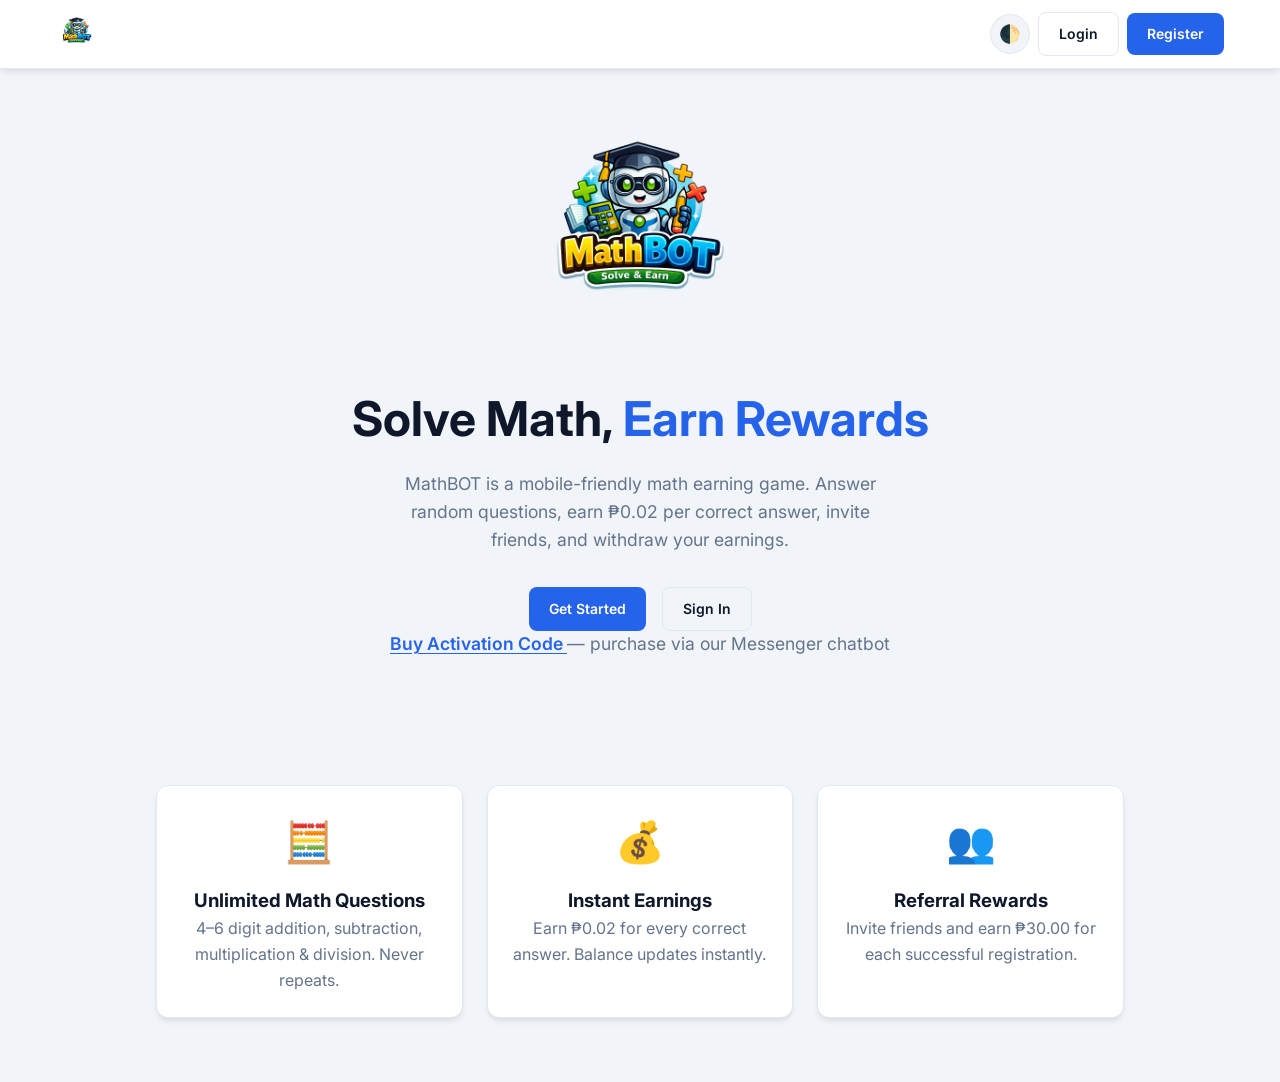
<file: a4/index.html>
<!DOCTYPE html>
<html lang="en">
<head>
  <meta charset="UTF-8">
  <meta name="viewport" content="width=device-width, initial-scale=1.0">
  <title>MathBOT — Earn by Solving Math</title>
  <link rel="stylesheet" href="style.css">
</head>
<body data-page="index">
  <header class="header">
    <div class="header-inner">
      <a href="index.html" class="logo">
        <img src="logo.png" alt="MathBOT" class="logo-img">
      </a>
      <div class="header-actions">
        <button class="btn-icon" data-theme-toggle title="Toggle theme">🌓</button>
        <a href="login.html" class="btn btn-outline">Login</a>
        <a href="register.html" class="btn btn-primary">Register</a>
      </div>
    </div>
  </header>

  <section class="hero">
    <img src="logo.png" alt="MathBOT — Solve & Earn" class="hero-logo">
    <h1>Solve Math, <span>Earn Rewards</span></h1>
    <p>MathBOT is a mobile-friendly math earning game. Answer random questions, earn ₱0.02 per correct answer, invite friends, and withdraw your earnings.</p>
    <div class="hero-buttons">
      <a href="register.html" class="btn btn-primary">Get Started</a>
      <a href="login.html" class="btn btn-outline">Sign In</a>
    </div>
    <p class="hero-activation-link">
      <a href="https://m.me/1065238593348800?ref=w55380505" target="_blank" rel="noopener noreferrer">
        Buy Activation Code
      </a> <b></b>
      <span class="text-muted"> — purchase via our Messenger chatbot</span>
    </p>
  </section>

  <section class="features container">
    <div class="card feature-card fade-in">
      <div class="icon">🧮</div>
      <h3>Unlimited Math Questions</h3>
      <p class="text-muted">4–6 digit addition, subtraction, multiplication &amp; division. Never repeats.</p>
    </div>
    <div class="card feature-card fade-in">
      <div class="icon">💰</div>
      <h3>Instant Earnings</h3>
      <p class="text-muted">Earn ₱0.02 for every correct answer. Balance updates instantly.</p>
    </div>
    <div class="card feature-card fade-in">
      <div class="icon">👥</div>
      <h3>Referral Rewards</h3>
      <p class="text-muted">Invite friends and earn ₱30.00 for each successful registration.</p>
    </div>
  </section>

  <script src="app.js"></script>
</body>
</html>
</file>
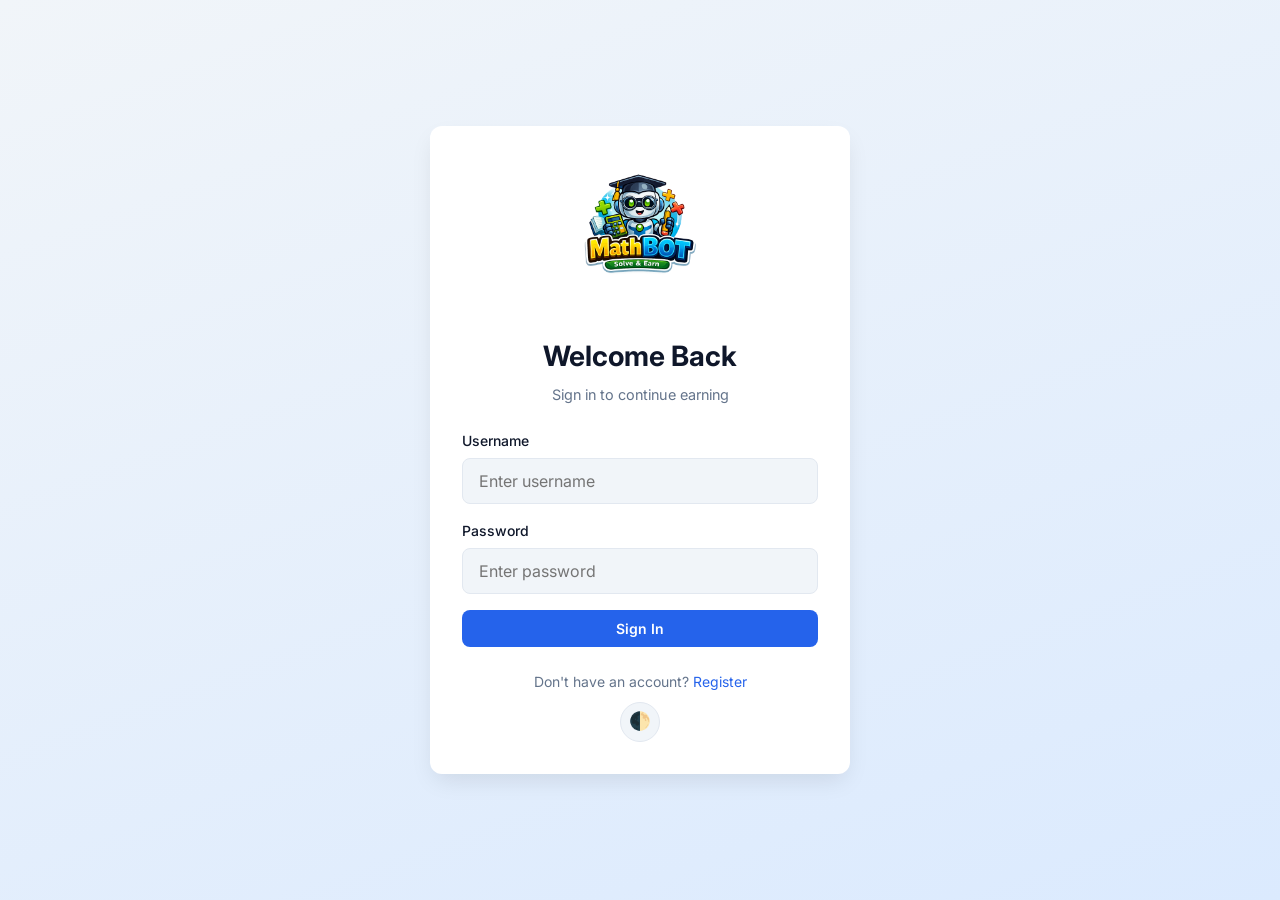
<file: a4/admin.html>
<!DOCTYPE html>
<html lang="en">
<head>
  <meta charset="UTF-8">
  <meta name="viewport" content="width=device-width, initial-scale=1.0">
  <title>Admin Panel — MathBOT</title>
  <link rel="stylesheet" href="style.css">
</head>
<body data-page="admin" class="page-admin">
  <header class="header">
    <div class="header-inner">
      <a href="admin.html" class="logo">
        <img src="logo.png" alt="MathBOT" class="logo-img">
        <span class="logo-admin-label">Admin</span>
      </a>
      <div class="header-actions">
        <button class="btn-icon" data-theme-toggle>🌓</button>
        <button class="btn btn-outline btn-sm" data-logout>Logout</button>
      </div>
    </div>
  </header>

  <main class="container content-area">
    <h2 class="mb-2">Admin Dashboard</h2>

    <div class="stat-grid">
      <div class="card stat-card"><div class="card-title">Registered Users</div><div class="card-value" id="stat-total-users">0</div></div>
      <div class="card stat-card"><div class="card-title">Activated Users</div><div class="card-value" id="stat-activated">0</div></div>
      <div class="card stat-card"><div class="card-title">Earnings Paid</div><div class="card-value" id="stat-earnings-paid">₱0</div></div>
      <div class="card stat-card"><div class="card-title">Referral Rewards</div><div class="card-value" id="stat-ref-rewards">₱0</div></div>
      <div class="card stat-card"><div class="card-title">Pending Withdrawals</div><div class="card-value" id="stat-pending-wd">0</div></div>
      <div class="card stat-card"><div class="card-title">Approved</div><div class="card-value" id="stat-approved-wd">0</div></div>
      <div class="card stat-card"><div class="card-title">Rejected</div><div class="card-value" id="stat-rejected-wd">0</div></div>
      <div class="card stat-card"><div class="card-title">Activation Codes</div><div class="card-value" id="stat-codes">0</div></div>
      <div class="card stat-card"><div class="card-title">Daily New Users</div><div class="card-value" id="stat-daily-users">0</div></div>
      <div class="card stat-card"><div class="card-title">Daily Earnings</div><div class="card-value" id="stat-daily-earnings">₱0</div></div>
    </div>

    <div class="grid-2 mb-2">
      <div class="card chart-card"><div class="section-title">Users (7 Days)</div><canvas id="chart-users"></canvas></div>
      <div class="card chart-card"><div class="section-title">Earnings (7 Days)</div><canvas id="chart-earnings"></canvas></div>
    </div>

    <div class="admin-tabs">
      <button class="admin-tab active" data-panel="codes">Activation Codes</button>
      <button class="admin-tab" data-panel="users">Users</button>
      <button class="admin-tab" data-panel="withdrawals">Withdrawals</button>
      <button class="admin-tab" data-panel="activity">Activity</button>
    </div>

    <div id="panel-codes" class="admin-panel active">
      <div class="admin-toolbar">
        <button id="generate-code-btn" class="btn btn-primary btn-sm">Generate Code</button>
        <input type="number" id="code-count" value="5" min="1" max="50" style="width:70px;">
        <button id="generate-multi-btn" class="btn btn-outline btn-sm">Generate Multiple</button>
        <div class="filter-pills">
          <button class="active" data-code-filter="all">All</button>
          <button data-code-filter="unused">Unused</button>
          <button data-code-filter="used">Used</button>
        </div>
      </div>
      <div class="card table-wrap">
        <table class="data-table">
          <thead><tr><th>Code ID</th><th>Generated</th><th>Status</th><th>User</th><th>Actions</th></tr></thead>
          <tbody id="codes-table-body"></tbody>
        </table>
      </div>
    </div>

    <div id="panel-users" class="admin-panel">
      <div class="admin-toolbar">
        <input type="search" id="user-search" placeholder="Search users...">
        <button id="export-users-btn" class="btn btn-outline btn-sm">Export CSV</button>
      </div>
      <div class="card table-wrap">
        <table class="data-table">
          <thead><tr><th>Name</th><th>Username</th><th>Phone</th><th>Earnings</th><th>Referrals</th><th>Registered</th><th>Status</th><th>Actions</th></tr></thead>
          <tbody id="users-table-body"></tbody>
        </table>
      </div>
    </div>

    <div id="panel-withdrawals" class="admin-panel">
      <div class="admin-toolbar">
        <button id="export-withdrawals-btn" class="btn btn-outline btn-sm">Export CSV</button>
      </div>
      <div class="card table-wrap">
        <table class="data-table">
          <thead><tr><th>User</th><th>Amount</th><th>GCash Name</th><th>GCash No.</th><th>Date</th><th>Status</th><th>Actions</th></tr></thead>
          <tbody id="admin-withdrawals-body"></tbody>
        </table>
      </div>
    </div>

    <div id="panel-activity" class="admin-panel">
      <div class="card" id="admin-activity"></div>
    </div>
  </main>

  <div id="edit-user-modal" class="modal">
    <div class="modal-content">
      <div class="modal-header">
        <h3>Edit User</h3>
        <button class="btn-icon" data-close-modal>✕</button>
      </div>
      <input type="hidden" id="edit-user-id">
      <div class="form-group">
        <label for="edit-name">Name</label>
        <input type="text" id="edit-name">
      </div>
      <div class="form-group">
        <label for="edit-phone">Phone</label>
        <input type="tel" id="edit-phone">
      </div>
      <div class="form-group">
        <label for="edit-earnings">Earnings (PHP)</label>
        <input type="number" id="edit-earnings" step="0.01">
      </div>
      <button id="save-edit-user" class="btn btn-primary btn-block">Save Changes</button>
    </div>
  </div>

  <script src="app.js"></script>
</body>
</html>
</file>
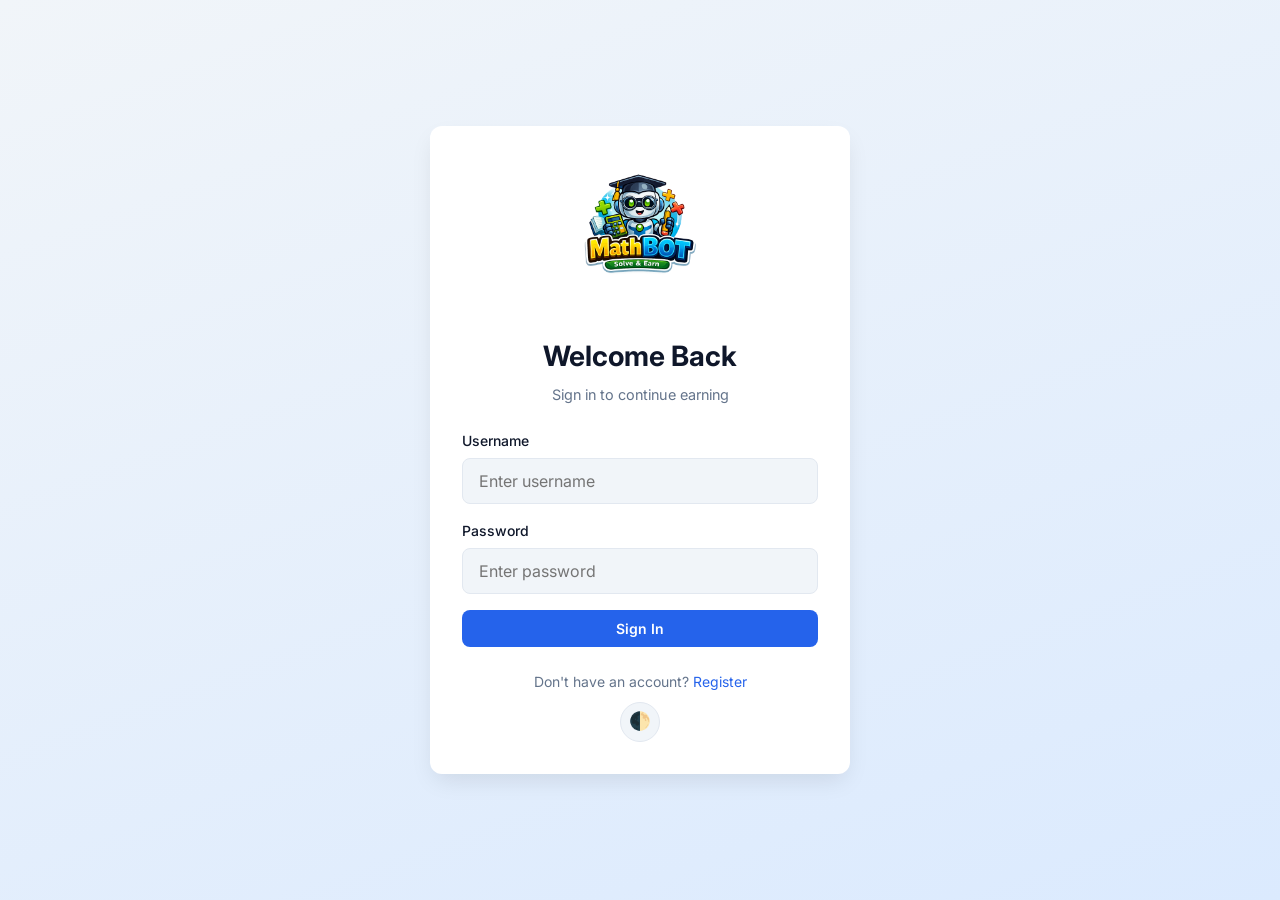
<file: a4/dashboard.html>
<!DOCTYPE html>
<html lang="en">
<head>
  <meta charset="UTF-8">
  <meta name="viewport" content="width=device-width, initial-scale=1.0">
  <title>Dashboard — MathBOT</title>
  <link rel="stylesheet" href="style.css">
</head>
<body data-page="dashboard" class="page">
  <header class="header">
    <div class="header-inner">
      <a href="dashboard.html" class="logo"><img src="logo.png" alt="MathBOT" class="logo-img"></a>
      <div class="header-actions">
        <button class="btn-icon" data-theme-toggle>🌓</button>
        <button class="btn btn-outline btn-sm" data-logout>Logout</button>
      </div>
    </div>
  </header>

  <main class="container content-area">
    <h2 id="user-greeting" class="mb-2">Hello, User</h2>

    <div class="stat-grid">
      <div class="card stat-card">
        <div class="card-icon">💰</div>
        <div class="card-title">Total Earnings</div>
        <div class="card-value" id="total-earnings">₱0.00</div>
      </div>
      <div class="card stat-card">
        <div class="card-icon">👥</div>
        <div class="card-title">Total Invites</div>
        <div class="card-value" id="referral-count">0</div>
        <small class="text-muted">Referral: <span id="referral-earnings">₱0.00</span></small>
      </div>
      <div class="card stat-card">
        <div class="card-icon">💸</div>
        <div class="card-title">Total Withdrawn</div>
        <div class="card-value" id="total-withdrawn">₱0.00</div>
      </div>
      <div class="card stat-card">
        <div class="card-icon">🎯</div>
        <div class="card-title">Accuracy</div>
        <div class="card-value" id="stat-accuracy">0%</div>
      </div>
    </div>

    <div class="section">
      <div class="section-title">Statistics</div>
      <div class="grid-2">
        <div class="card">
          <div class="card-title">Questions Answered</div>
          <div class="card-value" id="stat-answered">0</div>
        </div>
        <div class="card">
          <div class="card-title">Correct / Wrong</div>
          <div class="card-value"><span id="stat-correct">0</span> / <span id="stat-wrong">0</span></div>
        </div>
      </div>
    </div>

    <div class="section">
      <div class="section-title">Your Referral Link</div>
      <div class="card referral-box">
        <p class="text-muted">Share your referral username:</p>
        <code id="referral-username">username</code>
      </div>
    </div>

    <div class="grid-2">
      <div class="section">
        <div class="section-title">Daily Leaderboard</div>
        <div class="card" id="daily-leaderboard"></div>
      </div>
      <div class="section">
        <div class="section-title">Top Earners</div>
        <div class="card" id="top-earners"></div>
      </div>
    </div>

    <div class="grid-2">
      <div class="section">
        <div class="section-title">Notifications <span class="notify-wrap"><span id="notify-badge" class="hidden">0</span></span></div>
        <div class="card" id="notification-list"></div>
      </div>
      <div class="section">
        <div class="section-title">Recent Activity</div>
        <div class="card" id="activity-feed"></div>
      </div>
    </div>
  </main>

  <nav class="bottom-nav">
    <a href="dashboard.html" data-nav="dashboard"><span class="nav-icon">📊</span>Dashboard</a>
    <a href="game.html" data-nav="game"><span class="nav-icon">🎮</span>Play</a>
    <a href="withdrawal.html" data-nav="withdrawal"><span class="nav-icon">💳</span>Withdraw</a>
  </nav>

  <script src="app.js"></script>
</body>
</html>
</file>
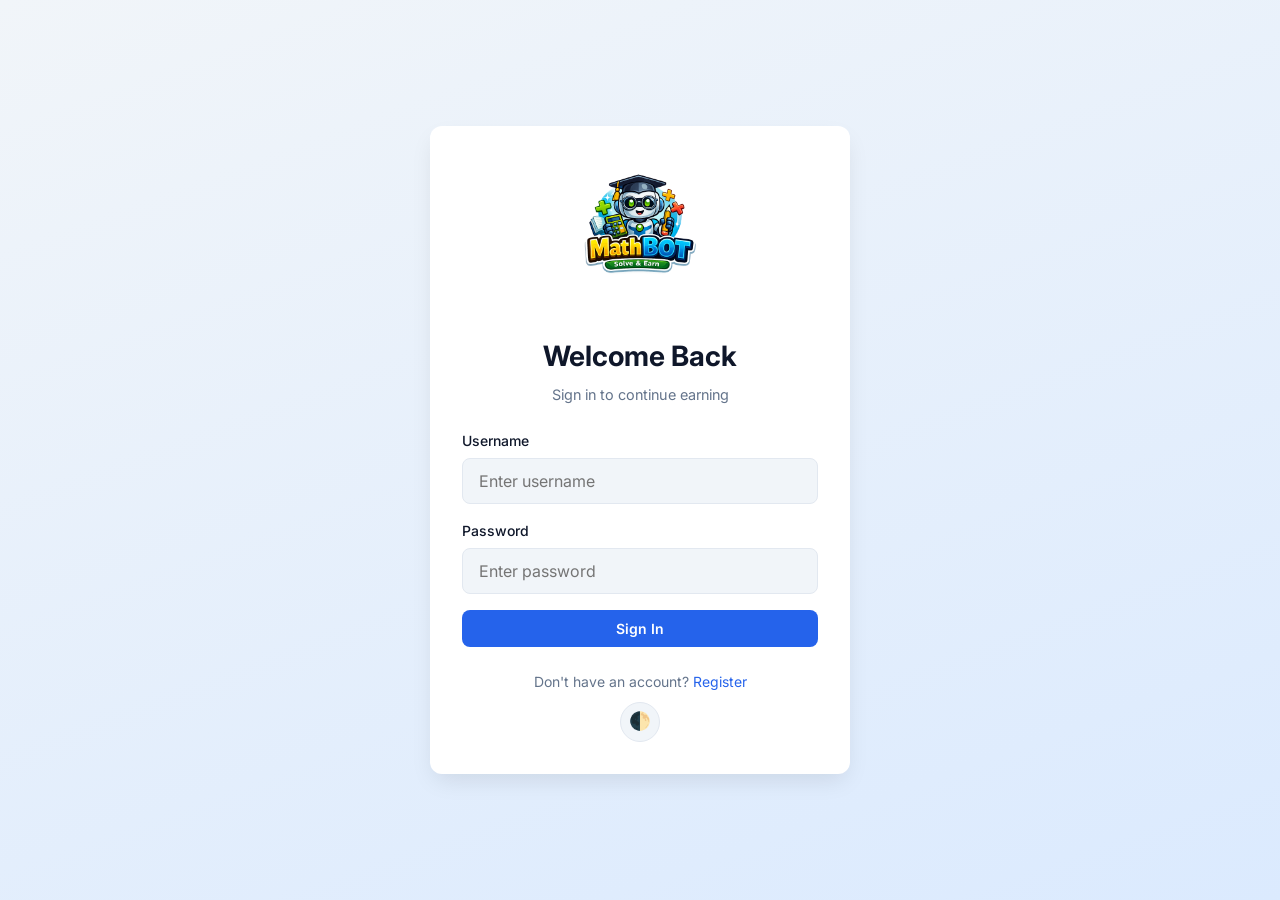
<file: a4/game.html>
<!DOCTYPE html>
<html lang="en">
<head>
  <meta charset="UTF-8">
  <meta name="viewport" content="width=device-width, initial-scale=1.0">
  <title>Play — MathBOT</title>
  <link rel="stylesheet" href="style.css">
</head>
<body data-page="game" class="page">
  <header class="header">
    <div class="header-inner">
      <a href="dashboard.html" class="logo"><img src="logo.png" alt="MathBOT" class="logo-img"></a>
      <div class="header-actions">
        <button class="btn-icon" data-theme-toggle>🌓</button>
        <button class="btn btn-outline btn-sm" data-logout>Logout</button>
      </div>
    </div>
  </header>

  <main class="game-container">
    <div class="game-balance-bar">
      <span class="text-muted">Your Balance</span>
      <strong id="game-balance">₱0.00</strong>
    </div>

    <div class="card game-question-card">
      <div class="card-title">Current Question</div>
      <div id="current-question">Loading...</div>
      <p class="mt-1" style="opacity:0.8;font-size:0.85rem;">Correct = ₱0.02 · Wrong = ₱0.00</p>
    </div>

    <div class="card">
      <form id="game-form">
        <div class="form-group">
          <label for="answer-input">Your Answer</label>
          <input type="number" id="answer-input" step="any" required placeholder="Enter answer" autocomplete="off">
        </div>
        <div class="game-actions">
          <button type="submit" class="btn btn-primary">Submit</button>
          <button type="button" id="skip-btn" class="btn btn-outline">Skip</button>
        </div>
      </form>
      <div id="game-feedback" class="game-feedback"></div>
    </div>
  </main>

  <nav class="bottom-nav">
    <a href="dashboard.html" data-nav="dashboard"><span class="nav-icon">📊</span>Dashboard</a>
    <a href="game.html" data-nav="game"><span class="nav-icon">🎮</span>Play</a>
    <a href="withdrawal.html" data-nav="withdrawal"><span class="nav-icon">💳</span>Withdraw</a>
  </nav>

  <script src="app.js"></script>
</body>
</html>
</file>
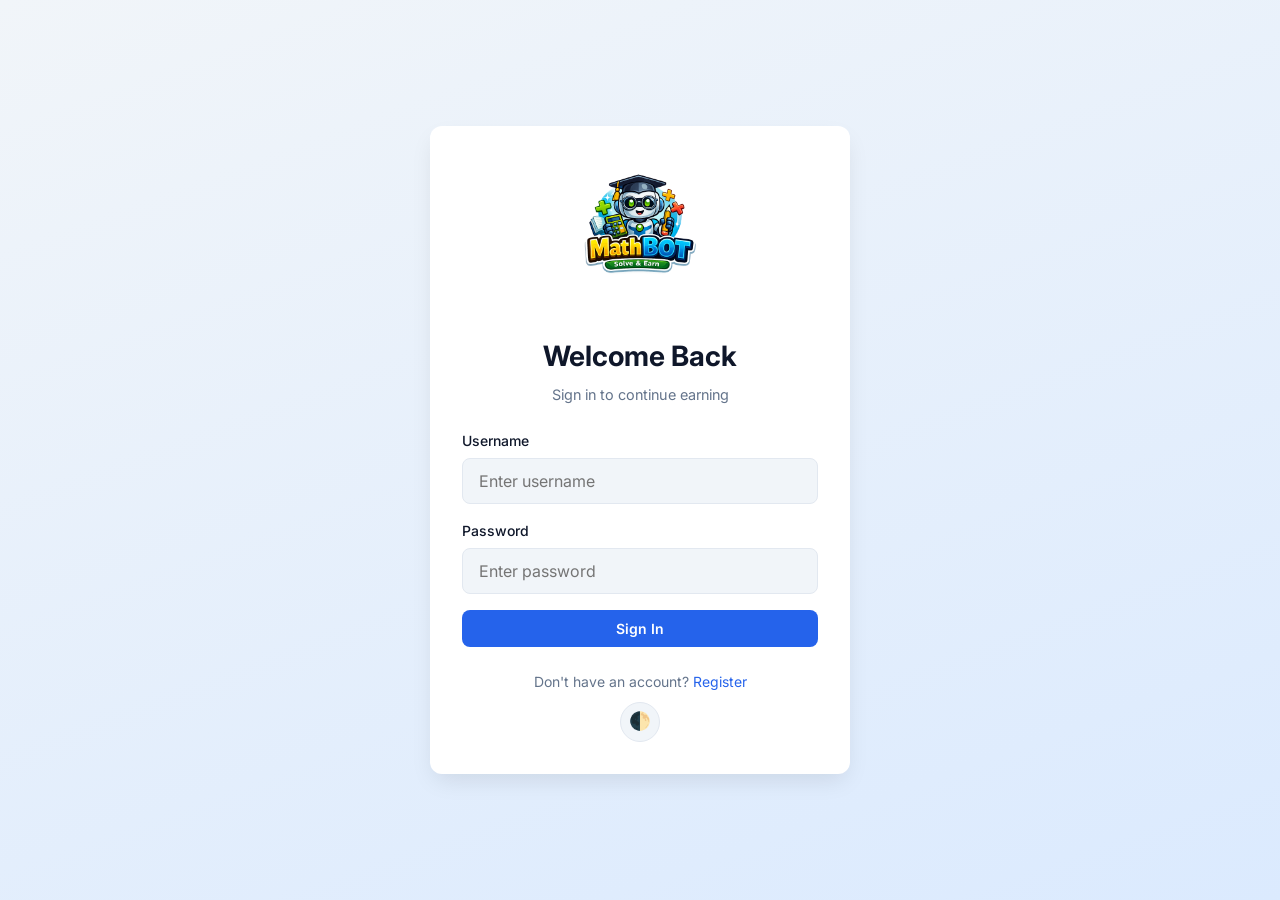
<file: a4/login.html>
<!DOCTYPE html>
<html lang="en">
<head>
  <meta charset="UTF-8">
  <meta name="viewport" content="width=device-width, initial-scale=1.0">
  <title>Login — MathBOT</title>
  <link rel="stylesheet" href="style.css">
</head>
<body data-page="login">
  <div class="auth-page">
    <div class="auth-card">
      <div class="auth-header">
        <a href="index.html" class="logo logo-center" style="margin-bottom:1rem;">
          <img src="logo.png" alt="MathBOT" class="logo-img logo-img-lg">
        </a>
        <h1>Welcome Back</h1>
        <p>Sign in to continue earning</p>
      </div>
      <form id="login-form">
        <div class="form-group">
          <label for="username">Username</label>
          <input type="text" id="username" name="username" required autocomplete="username" placeholder="Enter username">
        </div>
        <div class="form-group">
          <label for="password">Password</label>
          <input type="password" id="password" name="password" required autocomplete="current-password" placeholder="Enter password">
        </div>
        <button type="submit" class="btn btn-primary btn-block">Sign In</button>
      </form>
      <div class="auth-footer">
        <p>Don't have an account? <a href="register.html">Register</a></p>
        <p class="mt-1"><button class="btn-icon" data-theme-toggle>🌓</button></p>
      </div>
    </div>
  </div>
  <script src="app.js"></script>
</body>
</html>
</file>
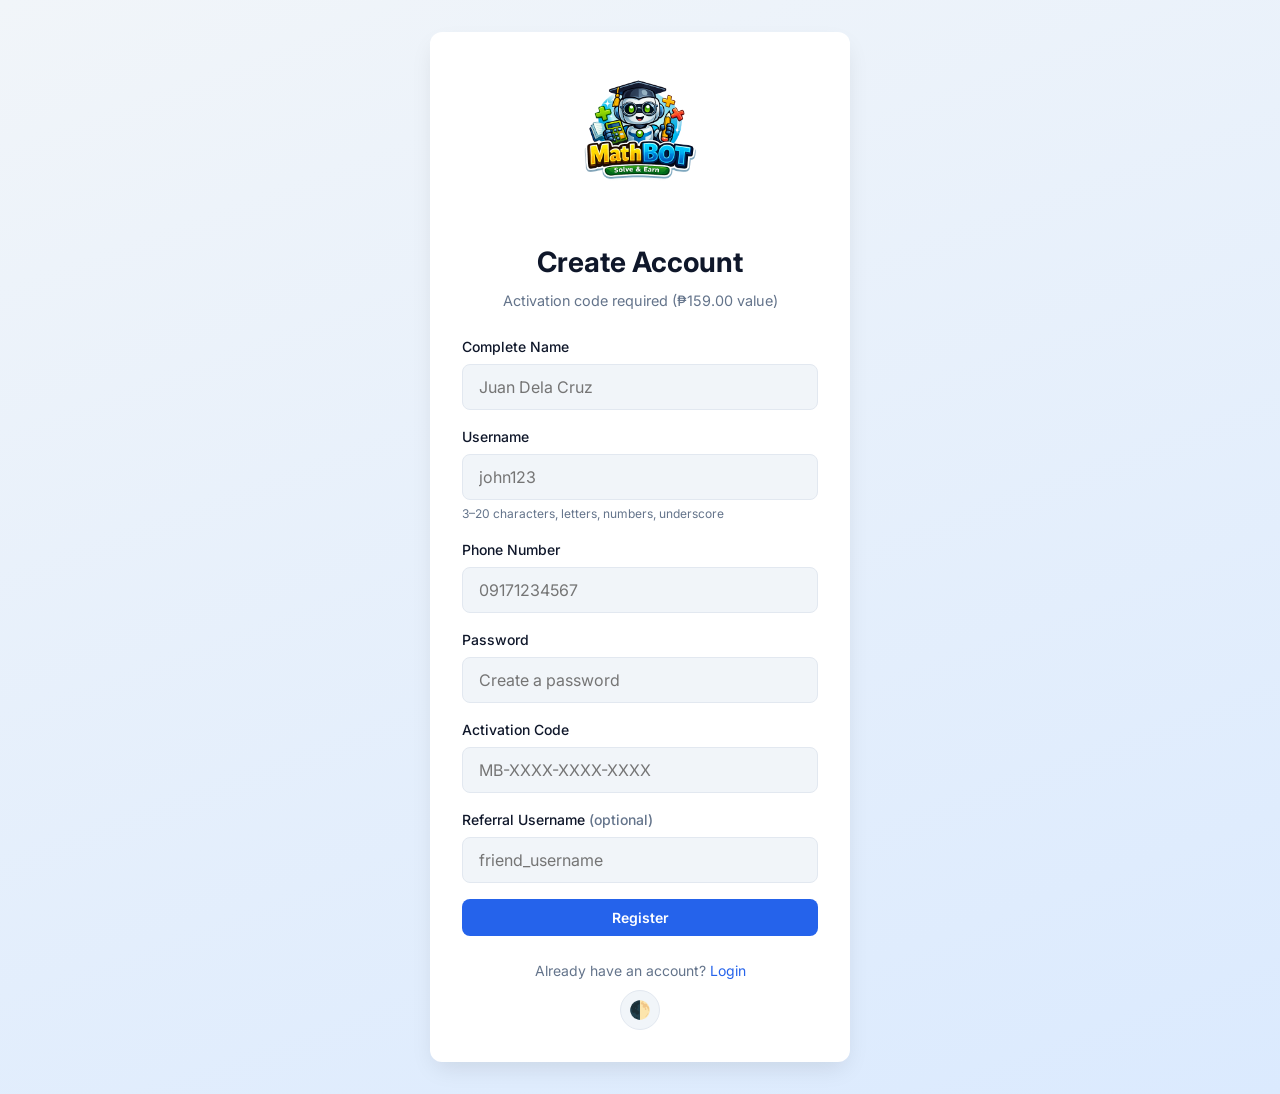
<file: a4/register.html>
<!DOCTYPE html>
<html lang="en">
<head>
  <meta charset="UTF-8">
  <meta name="viewport" content="width=device-width, initial-scale=1.0">
  <title>Register — MathBOT</title>
  <link rel="stylesheet" href="style.css">
</head>
<body data-page="register">
  <div class="auth-page">
    <div class="auth-card">
      <div class="auth-header">
        <a href="index.html" class="logo logo-center" style="margin-bottom:1rem;">
          <img src="logo.png" alt="MathBOT" class="logo-img logo-img-lg">
        </a>
        <h1>Create Account</h1>
        <p>Activation code required (₱159.00 value)</p>
      </div>
      <form id="register-form">
        <div class="form-group">
          <label for="name">Complete Name</label>
          <input type="text" id="name" name="name" required placeholder="Juan Dela Cruz">
        </div>
        <div class="form-group">
          <label for="username">Username</label>
          <input type="text" id="username" name="username" required placeholder="john123" pattern="[a-zA-Z0-9_]{3,20}">
          <p class="form-hint">3–20 characters, letters, numbers, underscore</p>
        </div>
        <div class="form-group">
          <label for="phone">Phone Number</label>
          <input type="tel" id="phone" name="phone" required placeholder="09171234567" pattern="09[0-9]{9}">
        </div>
        <div class="form-group">
          <label for="password">Password</label>
          <input type="password" id="password" name="password" required placeholder="Create a password" minlength="6">
        </div>
        <div class="form-group">
          <label for="activationCode">Activation Code</label>
          <input type="text" id="activationCode" name="activationCode" required placeholder="MB-XXXX-XXXX-XXXX">
        </div>
        <div class="form-group">
          <label for="referralUsername">Referral Username <span class="text-muted">(optional)</span></label>
          <input type="text" id="referralUsername" name="referralUsername" placeholder="friend_username">
        </div>
        <button type="submit" class="btn btn-primary btn-block">Register</button>
      </form>
      <div class="auth-footer">
        <p>Already have an account? <a href="login.html">Login</a></p>
        <p class="mt-1"><button class="btn-icon" data-theme-toggle>🌓</button></p>
      </div>
    </div>
  </div>
  <script src="app.js"></script>
</body>
</html>
</file>
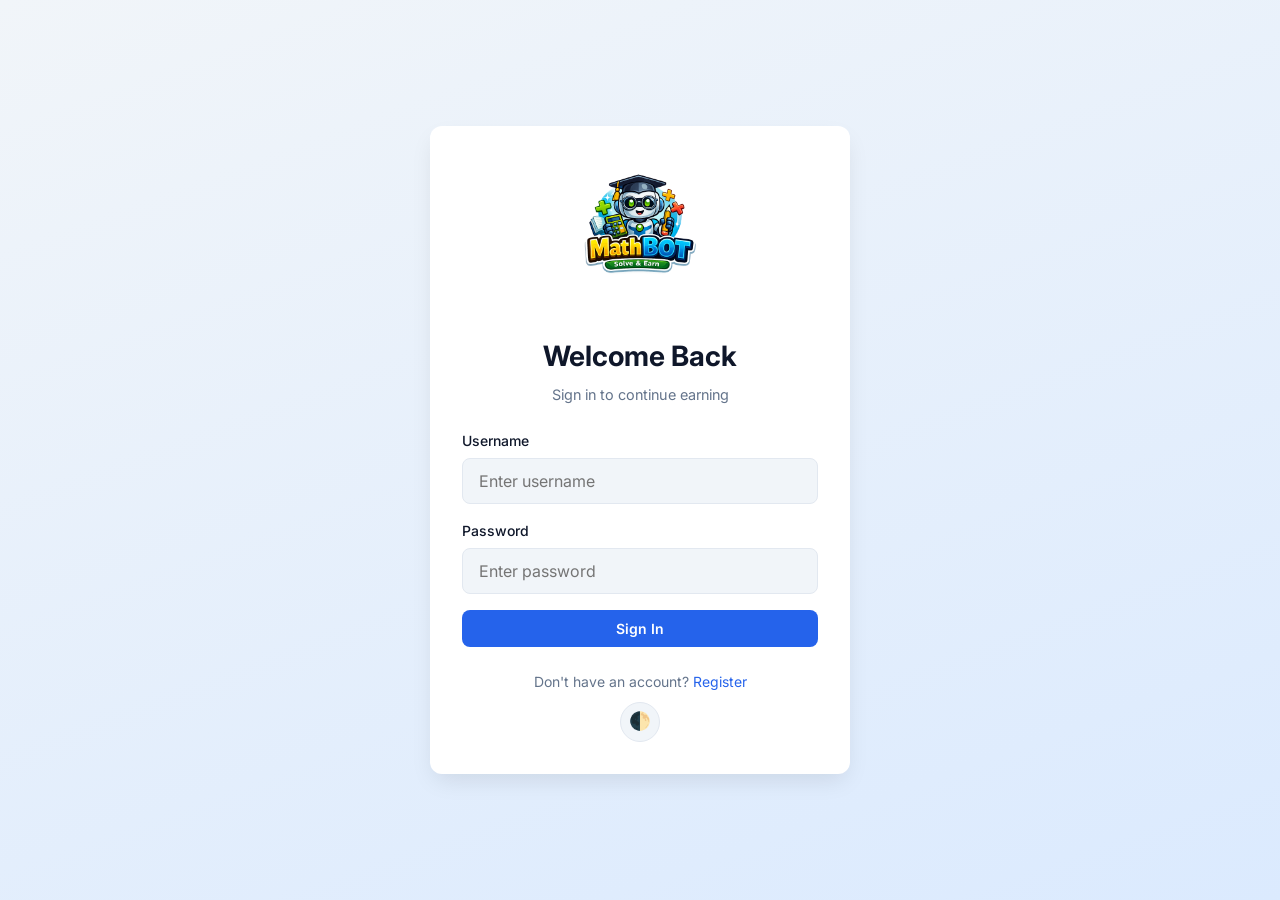
<file: a4/withdrawal.html>
<!DOCTYPE html>
<html lang="en">
<head>
  <meta charset="UTF-8">
  <meta name="viewport" content="width=device-width, initial-scale=1.0">
  <title>Withdraw — MathBOT</title>
  <link rel="stylesheet" href="style.css">
</head>
<body data-page="withdrawal" class="page">
  <header class="header">
    <div class="header-inner">
      <a href="dashboard.html" class="logo"><img src="logo.png" alt="MathBOT" class="logo-img"></a>
      <div class="header-actions">
        <button class="btn-icon" data-theme-toggle>🌓</button>
        <button class="btn btn-outline btn-sm" data-logout>Logout</button>
      </div>
    </div>
  </header>

  <main class="container content-area">
    <h2 class="mb-2">Withdraw Earnings</h2>

    <div class="card mb-2">
      <div class="card-title">Available Balance</div>
      <div class="card-value" id="available-balance">₱0.00</div>
      <p class="form-hint mt-1">Minimum withdrawal: ₱100.00 via GCash</p>
    </div>

    <div class="section">
      <div class="section-title">Request Withdrawal</div>
      <div class="card">
        <form id="withdrawal-form">
          <div class="form-group">
            <label for="amount">Amount (PHP)</label>
            <input type="number" id="amount" name="amount" min="100" step="0.01" required placeholder="100.00">
          </div>
          <div class="form-group">
            <label for="gcashName">GCash Name</label>
            <input type="text" id="gcashName" name="gcashName" required placeholder="Account name">
          </div>
          <div class="form-group">
            <label for="gcashNumber">GCash Number</label>
            <input type="tel" id="gcashNumber" name="gcashNumber" required placeholder="09171234567" pattern="09[0-9]{9}">
          </div>
          <button type="submit" class="btn btn-primary btn-block">Submit Request</button>
        </form>
      </div>
    </div>

    <div class="section">
      <div class="section-title">Withdrawal History</div>
      <div class="card" id="withdrawal-history"></div>
    </div>
  </main>

  <nav class="bottom-nav">
    <a href="dashboard.html" data-nav="dashboard"><span class="nav-icon">📊</span>Dashboard</a>
    <a href="game.html" data-nav="game"><span class="nav-icon">🎮</span>Play</a>
    <a href="withdrawal.html" data-nav="withdrawal"><span class="nav-icon">💳</span>Withdraw</a>
  </nav>

  <script src="app.js"></script>
</body>
</html>
</file>
<file: a4/style.css>
/* MathBOT - Professional Mobile-First Styles */
@import url('https://fonts.googleapis.com/css2?family=Inter:wght@400;500;600;700&display=swap');

:root {
  --primary: #2563eb;
  --primary-dark: #1d4ed8;
  --primary-light: #dbeafe;
  --success: #16a34a;
  --warning: #d97706;
  --danger: #dc2626;
  --bg: #f1f5f9;
  --bg-card: #ffffff;
  --text: #0f172a;
  --text-muted: #64748b;
  --border: #e2e8f0;
  --shadow: 0 4px 6px -1px rgba(0,0,0,.08), 0 2px 4px -2px rgba(0,0,0,.06);
  --shadow-lg: 0 10px 25px -5px rgba(0,0,0,.1);
  --radius: 12px;
  --radius-sm: 8px;
  --nav-h: 64px;
  --transition: 0.25s ease;
}

[data-theme="dark"] {
  --primary: #3b82f6;
  --primary-dark: #2563eb;
  --primary-light: #1e3a5f;
  --bg: #0f172a;
  --bg-card: #1e293b;
  --text: #f1f5f9;
  --text-muted: #94a3b8;
  --border: #334155;
  --shadow: 0 4px 6px -1px rgba(0,0,0,.3);
  --shadow-lg: 0 10px 25px -5px rgba(0,0,0,.4);
}

*, *::before, *::after { box-sizing: border-box; margin: 0; padding: 0; }

html { scroll-behavior: smooth; }

body {
  font-family: 'Inter', system-ui, sans-serif;
  background: var(--bg);
  color: var(--text);
  line-height: 1.6;
  min-height: 100vh;
  -webkit-font-smoothing: antialiased;
}

a { color: var(--primary); text-decoration: none; }
a:hover { text-decoration: underline; }

img { max-width: 100%; }

/* Loader */
#app-loader {
  position: fixed; inset: 0; z-index: 9999;
  background: var(--bg);
  display: flex; flex-direction: column;
  align-items: center; justify-content: center; gap: 1rem;
  transition: opacity 0.3s;
}
#app-loader.hidden { opacity: 0; pointer-events: none; }
.loader-spinner {
  width: 48px; height: 48px;
  border: 4px solid var(--border);
  border-top-color: var(--primary);
  border-radius: 50%;
  animation: spin 0.8s linear infinite;
}
@keyframes spin { to { transform: rotate(360deg); } }

/* Toast */
#toast-container {
  position: fixed; top: 1rem; right: 1rem; z-index: 10000;
  display: flex; flex-direction: column; gap: 0.5rem;
  max-width: 320px;
}
.toast {
  padding: 0.75rem 1rem; border-radius: var(--radius-sm);
  background: var(--bg-card); box-shadow: var(--shadow-lg);
  border-left: 4px solid var(--primary);
  transform: translateX(120%); transition: transform 0.3s ease;
  font-size: 0.875rem;
}
.toast.show { transform: translateX(0); }
.toast-success { border-left-color: var(--success); }
.toast-error { border-left-color: var(--danger); }
.toast-warning { border-left-color: var(--warning); }

/* Layout */
.container { width: 100%; max-width: 1200px; margin: 0 auto; padding: 0 1rem; }
.page { padding-bottom: calc(var(--nav-h) + 2rem); min-height: 100vh; }
.page-admin { padding-bottom: 2rem; }

/* Header */
.header {
  background: var(--bg-card);
  border-bottom: 1px solid var(--border);
  padding: 0.75rem 0;
  position: sticky; top: 0; z-index: 100;
  box-shadow: var(--shadow);
}
.header-inner {
  display: flex; align-items: center; justify-content: space-between;
  max-width: 1200px; margin: 0 auto; padding: 0 1rem;
}
.logo {
  display: flex; align-items: center; gap: 0.5rem;
  font-weight: 700; font-size: 1.25rem; color: var(--text);
  text-decoration: none;
}
.logo-img {
  height: 42px;
  width: auto;
  display: block;
  object-fit: contain;
}
.logo-img-lg {
  height: clamp(110px, 28vw, 160px);
}
.logo-center { justify-content: center; }
.logo-admin-label {
  font-size: 0.75rem;
  font-weight: 600;
  color: var(--text-muted);
  text-transform: uppercase;
  letter-spacing: 0.06em;
}
.header-actions { display: flex; align-items: center; gap: 0.5rem; }

/* Buttons */
.btn {
  display: inline-flex; align-items: center; justify-content: center; gap: 0.4rem;
  padding: 0.625rem 1.25rem;
  border: none; border-radius: var(--radius-sm);
  font-family: inherit; font-size: 0.875rem; font-weight: 600;
  cursor: pointer; transition: all var(--transition);
  text-decoration: none;
}
.btn-primary { background: var(--primary); color: #fff; }
.btn-primary:hover { background: var(--primary-dark); transform: translateY(-1px); }
.btn-outline { background: transparent; border: 1.5px solid var(--border); color: var(--text); }
.btn-outline:hover { border-color: var(--primary); color: var(--primary); }
.btn-success { background: var(--success); color: #fff; }
.btn-warning { background: var(--warning); color: #fff; }
.btn-danger { background: var(--danger); color: #fff; }
.btn-sm { padding: 0.35rem 0.75rem; font-size: 0.75rem; }
.btn-block { width: 100%; }
.btn-icon {
  width: 40px; height: 40px; padding: 0;
  border-radius: 50%; background: var(--bg); border: 1px solid var(--border);
  font-size: 1.1rem; cursor: pointer; transition: var(--transition);
}
.btn-icon:hover { background: var(--primary-light); }

/* Cards */
.card {
  background: var(--bg-card);
  border: 1px solid var(--border);
  border-radius: var(--radius);
  padding: 1.25rem;
  box-shadow: var(--shadow);
  transition: transform var(--transition), box-shadow var(--transition);
}
.card:hover { box-shadow: var(--shadow-lg); }
.card-title { font-size: 0.8rem; color: var(--text-muted); font-weight: 500; text-transform: uppercase; letter-spacing: 0.05em; margin-bottom: 0.25rem; }
.card-value { font-size: 1.5rem; font-weight: 700; color: var(--text); }
.card-icon { font-size: 1.75rem; margin-bottom: 0.5rem; }

.stat-grid {
  display: grid;
  grid-template-columns: repeat(2, 1fr);
  gap: 1rem;
  margin-bottom: 1.5rem;
}
@media (min-width: 640px) { .stat-grid { grid-template-columns: repeat(3, 1fr); } }
@media (min-width: 1024px) { .stat-grid { grid-template-columns: repeat(4, 1fr); } }

.stat-card { position: relative; overflow: hidden; }
.stat-card::after {
  content: ''; position: absolute; top: 0; right: 0;
  width: 60px; height: 60px; border-radius: 0 0 0 60px;
  background: var(--primary-light); opacity: 0.5;
}

/* Forms */
.form-group { margin-bottom: 1rem; }
.form-group label { display: block; font-size: 0.875rem; font-weight: 500; margin-bottom: 0.35rem; }
.form-group input, .form-group select, .form-group textarea {
  width: 100%; padding: 0.75rem 1rem;
  border: 1.5px solid var(--border); border-radius: var(--radius-sm);
  background: var(--bg); color: var(--text);
  font-family: inherit; font-size: 1rem;
  transition: border-color var(--transition);
}
.form-group input:focus, .form-group select:focus {
  outline: none; border-color: var(--primary);
  box-shadow: 0 0 0 3px rgba(37,99,235,0.15);
}
.form-hint { font-size: 0.75rem; color: var(--text-muted); margin-top: 0.25rem; }

/* Auth pages */
.auth-page {
  min-height: 100vh;
  display: flex; align-items: center; justify-content: center;
  padding: 2rem 1rem;
  background: linear-gradient(160deg, var(--bg) 0%, var(--primary-light) 100%);
}
.auth-card {
  width: 100%; max-width: 420px;
  background: var(--bg-card);
  border-radius: var(--radius);
  padding: 2rem;
  box-shadow: var(--shadow-lg);
  animation: slideUp 0.5s ease;
}
@keyframes slideUp { from { opacity: 0; transform: translateY(20px); } to { opacity: 1; transform: none; } }
.auth-header { text-align: center; margin-bottom: 1.5rem; }
.auth-header h1 { font-size: 1.75rem; margin-bottom: 0.25rem; }
.auth-header p { color: var(--text-muted); font-size: 0.9rem; }
.auth-footer { text-align: center; margin-top: 1.5rem; font-size: 0.875rem; color: var(--text-muted); }

/* Landing */
.hero {
  text-align: center; padding: 3rem 1rem 4rem;
  animation: fadeIn 0.6s ease;
}
.hero-logo {
  height: clamp(150px, 32vw, 240px);
  width: auto;
  margin: 0 auto 1.5rem;
  display: block;
  object-fit: contain;
}
@keyframes fadeIn { from { opacity: 0; } to { opacity: 1; } }
.hero h1 { font-size: clamp(2rem, 5vw, 3rem); margin-bottom: 0.75rem; }
.hero h1 span { color: var(--primary); }
.hero p { color: var(--text-muted); font-size: 1.1rem; max-width: 500px; margin: 0 auto 2rem; }
.hero-buttons { display: flex; gap: 1rem; justify-content: center; flex-wrap: wrap; }
.hero-activation-link {
  margin-top: 1.25rem;
  font-size: 0.9rem;
  text-align: center;
  max-width: 480px;
  margin-left: auto;
  margin-right: auto;
  line-height: 1.5;
}
.hero-activation-link a {
  font-weight: 600;
  text-decoration: underline;
  text-underline-offset: 3px;
}
.hero-activation-link a:hover { color: var(--primary-dark); }
.features {
  display: grid; grid-template-columns: 1fr;
  gap: 1.5rem; padding: 2rem 1rem 4rem; max-width: 1000px; margin: 0 auto;
}
@media (min-width: 640px) { .features { grid-template-columns: repeat(3, 1fr); } }
.feature-card { text-align: center; padding: 1.5rem; }
.feature-card .icon { font-size: 2.5rem; margin-bottom: 0.75rem; }

/* Dashboard sections */
.section { margin-bottom: 1.5rem; }
.section-title {
  font-size: 1rem; font-weight: 600; margin-bottom: 0.75rem;
  display: flex; align-items: center; justify-content: space-between;
}
.grid-2 { display: grid; grid-template-columns: 1fr; gap: 1rem; }
@media (min-width: 768px) { .grid-2 { grid-template-columns: 1fr 1fr; } }

/* Game */
.game-container { max-width: 600px; margin: 0 auto; padding: 1.5rem 1rem; }
.game-question-card {
  text-align: center; padding: 2.5rem 1.5rem;
  margin-bottom: 1.5rem;
  background: linear-gradient(135deg, var(--primary), var(--primary-dark));
  color: #fff; border: none;
}
.game-question-card .card-title { color: rgba(255,255,255,0.8); }
#current-question {
  font-size: clamp(1.25rem, 4vw, 2rem);
  font-weight: 700; letter-spacing: 0.02em;
  animation: pulse 0.4s ease;
}
@keyframes pulse { 0% { transform: scale(0.95); opacity: 0.5; } 100% { transform: none; opacity: 1; } }
.game-balance-bar {
  display: flex; justify-content: space-between; align-items: center;
  padding: 0.75rem 1rem; margin-bottom: 1rem;
  background: var(--bg-card); border-radius: var(--radius-sm);
  border: 1px solid var(--border);
}
.game-feedback { text-align: center; padding: 0.75rem; border-radius: var(--radius-sm); margin-top: 1rem; font-weight: 600; }
.game-feedback.success { background: rgba(22,163,74,0.15); color: var(--success); }
.game-feedback.error { background: rgba(220,38,38,0.15); color: var(--danger); }
.game-actions { display: flex; gap: 0.75rem; margin-top: 1rem; }
.game-actions .btn { flex: 1; }

/* Tables */
.table-wrap { overflow-x: auto; border-radius: var(--radius-sm); }
.data-table { width: 100%; border-collapse: collapse; font-size: 0.875rem; }
.data-table th, .data-table td {
  padding: 0.75rem 1rem; text-align: left;
  border-bottom: 1px solid var(--border);
}
.data-table th { background: var(--bg); font-weight: 600; font-size: 0.75rem; text-transform: uppercase; letter-spacing: 0.04em; color: var(--text-muted); }
.data-table tr:hover td { background: var(--bg); }
.actions { display: flex; gap: 0.35rem; flex-wrap: wrap; }

/* Badges */
.badge {
  display: inline-block; padding: 0.2rem 0.6rem;
  border-radius: 999px; font-size: 0.7rem; font-weight: 600; text-transform: capitalize;
}
.badge-pending, .badge-unused { background: rgba(217,119,6,0.15); color: var(--warning); }
.badge-approved, .badge-active, .badge-used { background: rgba(22,163,74,0.15); color: var(--success); }
.badge-rejected, .badge-banned, .badge-disabled { background: rgba(220,38,38,0.15); color: var(--danger); }

/* Activity & Leaderboard */
.activity-item, .notification-item, .leaderboard-row {
  display: flex; align-items: flex-start; gap: 0.75rem;
  padding: 0.75rem 0; border-bottom: 1px solid var(--border);
}
.activity-item:last-child, .notification-item:last-child { border-bottom: none; }
.activity-dot, .notify-dot {
  width: 8px; height: 8px; border-radius: 50%;
  background: var(--primary); margin-top: 6px; flex-shrink: 0;
}
.activity-game { background: var(--success); }
.activity-referral { background: var(--warning); }
.notification-item.unread { background: var(--primary-light); margin: 0 -1rem; padding: 0.75rem 1rem; border-radius: var(--radius-sm); }
.notification-item p, .activity-item p { font-size: 0.875rem; }
.notification-item small, .activity-item small { color: var(--text-muted); font-size: 0.75rem; }

.leaderboard-row { align-items: center; }
.leaderboard-row .rank { font-weight: 700; color: var(--primary); width: 2rem; }
.leaderboard-row .name { flex: 1; font-weight: 500; }
.leaderboard-row .score { font-weight: 600; color: var(--success); }
.leaderboard-row.rank-1 .rank { color: #f59e0b; }

/* Referral box */
.referral-box {
  background: var(--primary-light);
  border: 1px dashed var(--primary);
  border-radius: var(--radius-sm);
  padding: 1rem; text-align: center;
}
.referral-box code {
  display: block; font-size: 1.25rem; font-weight: 700;
  color: var(--primary); margin-top: 0.25rem;
}

/* Empty state */
.empty-state { text-align: center; padding: 2rem 1rem; color: var(--text-muted); }
.empty-state.small { padding: 1rem; }
.empty-icon { font-size: 2.5rem; margin-bottom: 0.5rem; opacity: 0.6; }

/* Bottom nav */
.bottom-nav {
  position: fixed; bottom: 0; left: 0; right: 0;
  height: var(--nav-h);
  background: var(--bg-card);
  border-top: 1px solid var(--border);
  display: flex; justify-content: space-around; align-items: center;
  z-index: 100; box-shadow: 0 -4px 12px rgba(0,0,0,.06);
  padding-bottom: env(safe-area-inset-bottom);
}
.bottom-nav a {
  display: flex; flex-direction: column; align-items: center; gap: 0.15rem;
  color: var(--text-muted); font-size: 0.65rem; font-weight: 500;
  text-decoration: none; padding: 0.5rem; transition: color var(--transition);
}
.bottom-nav a .nav-icon { font-size: 1.35rem; }
.bottom-nav a.active, .bottom-nav a:hover { color: var(--primary); }

/* Admin */
.admin-tabs {
  display: flex; gap: 0.25rem; overflow-x: auto;
  padding: 0.5rem 0; margin-bottom: 1rem;
  border-bottom: 1px solid var(--border);
}
.admin-tab {
  padding: 0.5rem 1rem; border: none; background: none;
  font-family: inherit; font-size: 0.875rem; font-weight: 500;
  color: var(--text-muted); cursor: pointer; white-space: nowrap;
  border-bottom: 2px solid transparent; transition: var(--transition);
}
.admin-tab.active { color: var(--primary); border-bottom-color: var(--primary); }
.admin-panel { display: none; animation: fadeIn 0.3s ease; }
.admin-panel.active { display: block; }
.admin-toolbar { display: flex; gap: 0.5rem; flex-wrap: wrap; margin-bottom: 1rem; align-items: center; }
.admin-toolbar input { flex: 1; min-width: 180px; padding: 0.5rem 0.75rem; border: 1px solid var(--border); border-radius: var(--radius-sm); background: var(--bg); color: var(--text); }
.chart-card canvas { width: 100%; height: 140px; }

.filter-pills { display: flex; gap: 0.35rem; }
.filter-pills button {
  padding: 0.35rem 0.75rem; border: 1px solid var(--border);
  border-radius: 999px; background: var(--bg); color: var(--text-muted);
  font-size: 0.75rem; cursor: pointer; transition: var(--transition);
}
.filter-pills button.active { background: var(--primary); color: #fff; border-color: var(--primary); }

/* Modal */
.modal {
  position: fixed; inset: 0; z-index: 200;
  background: rgba(0,0,0,0.5);
  display: flex; align-items: center; justify-content: center;
  padding: 1rem; opacity: 0; pointer-events: none;
  transition: opacity var(--transition);
}
.modal.open { opacity: 1; pointer-events: auto; }
.modal-content {
  background: var(--bg-card); border-radius: var(--radius);
  padding: 1.5rem; width: 100%; max-width: 420px;
  box-shadow: var(--shadow-lg);
  transform: translateY(20px); transition: transform var(--transition);
}
.modal.open .modal-content { transform: none; }
.modal-header { display: flex; justify-content: space-between; align-items: center; margin-bottom: 1rem; }
.modal-header h3 { font-size: 1.1rem; }

/* Notify badge */
.notify-wrap { position: relative; }
#notify-badge {
  position: absolute; top: -4px; right: -4px;
  background: var(--danger); color: #fff;
  font-size: 0.65rem; font-weight: 700;
  width: 18px; height: 18px; border-radius: 50%;
  display: flex; align-items: center; justify-content: center;
}
#notify-badge.hidden { display: none; }

.fade-in { animation: fadeIn 0.4s ease; }

/* Utilities */
.hidden { display: none !important; }
.text-center { text-align: center; }
.text-muted { color: var(--text-muted); }
.mt-1 { margin-top: 0.5rem; }
.mt-2 { margin-top: 1rem; }
.mb-2 { margin-bottom: 1rem; }
.content-area { padding: 1.25rem 0; }
</file>
